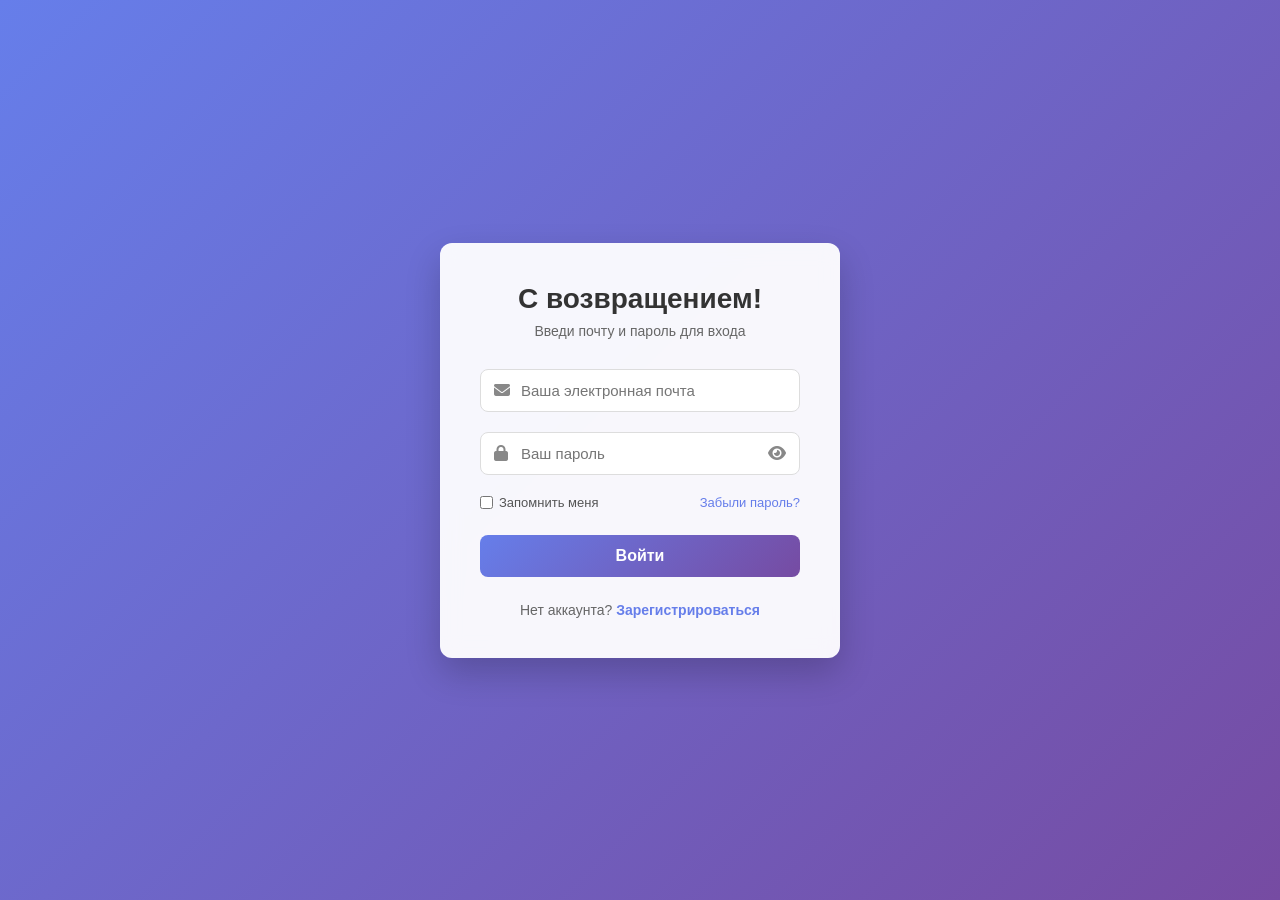
<file: index.html>
<!DOCTYPE html>
<html lang="ru">
<head>
    <meta charset="UTF-8">
    <meta name="viewport" content="width=device-width, initial-scale=1.0">
    <title>Вход в аккаунт</title>
    <link rel="stylesheet" href="https://cdnjs.cloudflare.com/ajax/libs/font-awesome/6.4.0/css/all.min.css">
    <link rel="stylesheet" href="style.css">
</head>
<body>

    <div class="login-container">
        <div class="login-header">
            <h2>С возвращением!</h2>
            <p>Введи почту и пароль для входа</p>
        </div>

        <form class="login-form">
            <div class="input-group">
                <i class="fa-solid fa-envelope icon"></i>
                <input type="email" placeholder="Ваша электронная почта" required>
            </div>

            <div class="input-group">
                <i class="fa-solid fa-lock icon"></i>
                <input type="password" id="password" placeholder="Ваш пароль" required>
                <i class="fa-solid fa-eye toggle-password" id="togglePassword"></i>
            </div>

            <div class="form-options">
                <label class="remember-me">
                    <input type="checkbox">
                    <span>Запомнить меня</span>
                </label>
                <a href="#" class="forgot-pass">Забыли пароль?</a>
            </div>

            <button type="submit" class="btn-submit">Войти</button>
        </form>

        <div class="login-footer">
            <p>Нет аккаунта? <a href="register.html">Зарегистрироваться</a></p>
        </div>
    </div>

    <script>
        const togglePassword = document.querySelector('#togglePassword');
        const password = document.querySelector('#password');

        togglePassword.addEventListener('click', function () {
            const type = password.getAttribute('type') === 'password' ? 'text' : 'password';
            password.setAttribute('type', type);
            this.classList.toggle('fa-eye-slash');
        });
    </script>
</body>
</html>
</file>
<file: style.css>
* {
    margin: 0;
    padding: 0;
    box-sizing: border-box;
    font-family: 'Segoe UI', Tahoma, Geneva, Verdana, sans-serif;
}

body {
    display: flex;
    justify-content: center;
    align-items: center;
    min-height: 100vh;
    background: linear-gradient(135deg, #667eea 0%, #764ba2 100%);
}

.login-container {
    background: rgba(255, 255, 255, 0.95);
    padding: 40px;
    border-radius: 12px;
    box-shadow: 0 15px 35px rgba(0, 0, 0, 0.2);
    width: 100%;
    max-width: 400px;
    backdrop-filter: blur(10px);
}

.login-header {
    text-align: center;
    margin-bottom: 30px;
}

.login-header h2 {
    color: #333;
    font-size: 28px;
    font-weight: 700;
    margin-bottom: 8px;
}

.login-header p {
    color: #666;
    font-size: 14px;
}

.input-group {
    position: relative;
    margin-bottom: 20px;
}

.input-group input {
    width: 100%;
    padding: 12px 40px;
    border: 1px solid #ddd;
    border-radius: 8px;
    font-size: 15px;
    outline: none;
    transition: all 0.3s ease;
}

.input-group input:focus {
    border-color: #667eea;
    box-shadow: 0 0 8px rgba(102, 126, 234, 0.4);
}

.input-group .icon {
    position: absolute;
    left: 14px;
    top: 50%;
    transform: translateY(-50%);
    color: #888;
}

.input-group .toggle-password {
    position: absolute;
    right: 14px;
    top: 50%;
    transform: translateY(-50%);
    color: #888;
    cursor: pointer;
}

.form-options {
    display: flex;
    justify-content: space-between;
    align-items: center;
    margin-bottom: 25px;
    font-size: 13px;
}

.remember-me {
    display: flex;
    align-items: center;
    gap: 6px;
    color: #555;
    cursor: pointer;
}

.forgot-pass {
    color: #667eea;
    text-decoration: none;
    transition: color 0.2s;
}

.forgot-pass:hover {
    color: #764ba2;
    text-decoration: underline;
}

.btn-submit {
    width: 100%;
    padding: 12px;
    background: linear-gradient(135deg, #667eea 0%, #764ba2 100%);
    border: none;
    border-radius: 8px;
    color: #fff;
    font-size: 16px;
    font-weight: 600;
    cursor: pointer;
    transition: transform 0.2s, box-shadow 0.2s;
}

.btn-submit:hover {
    transform: translateY(-2px);
    box-shadow: 0 5px 15px rgba(118, 75, 162, 0.4);
}

.login-footer {
    margin-top: 25px;
    text-align: center;
    font-size: 14px;
    color: #666;
}

.login-footer a {
    color: #667eea;
    font-weight: 600;
    text-decoration: none;
}

.login-footer a:hover {
    text-decoration: underline;
}
</file>
